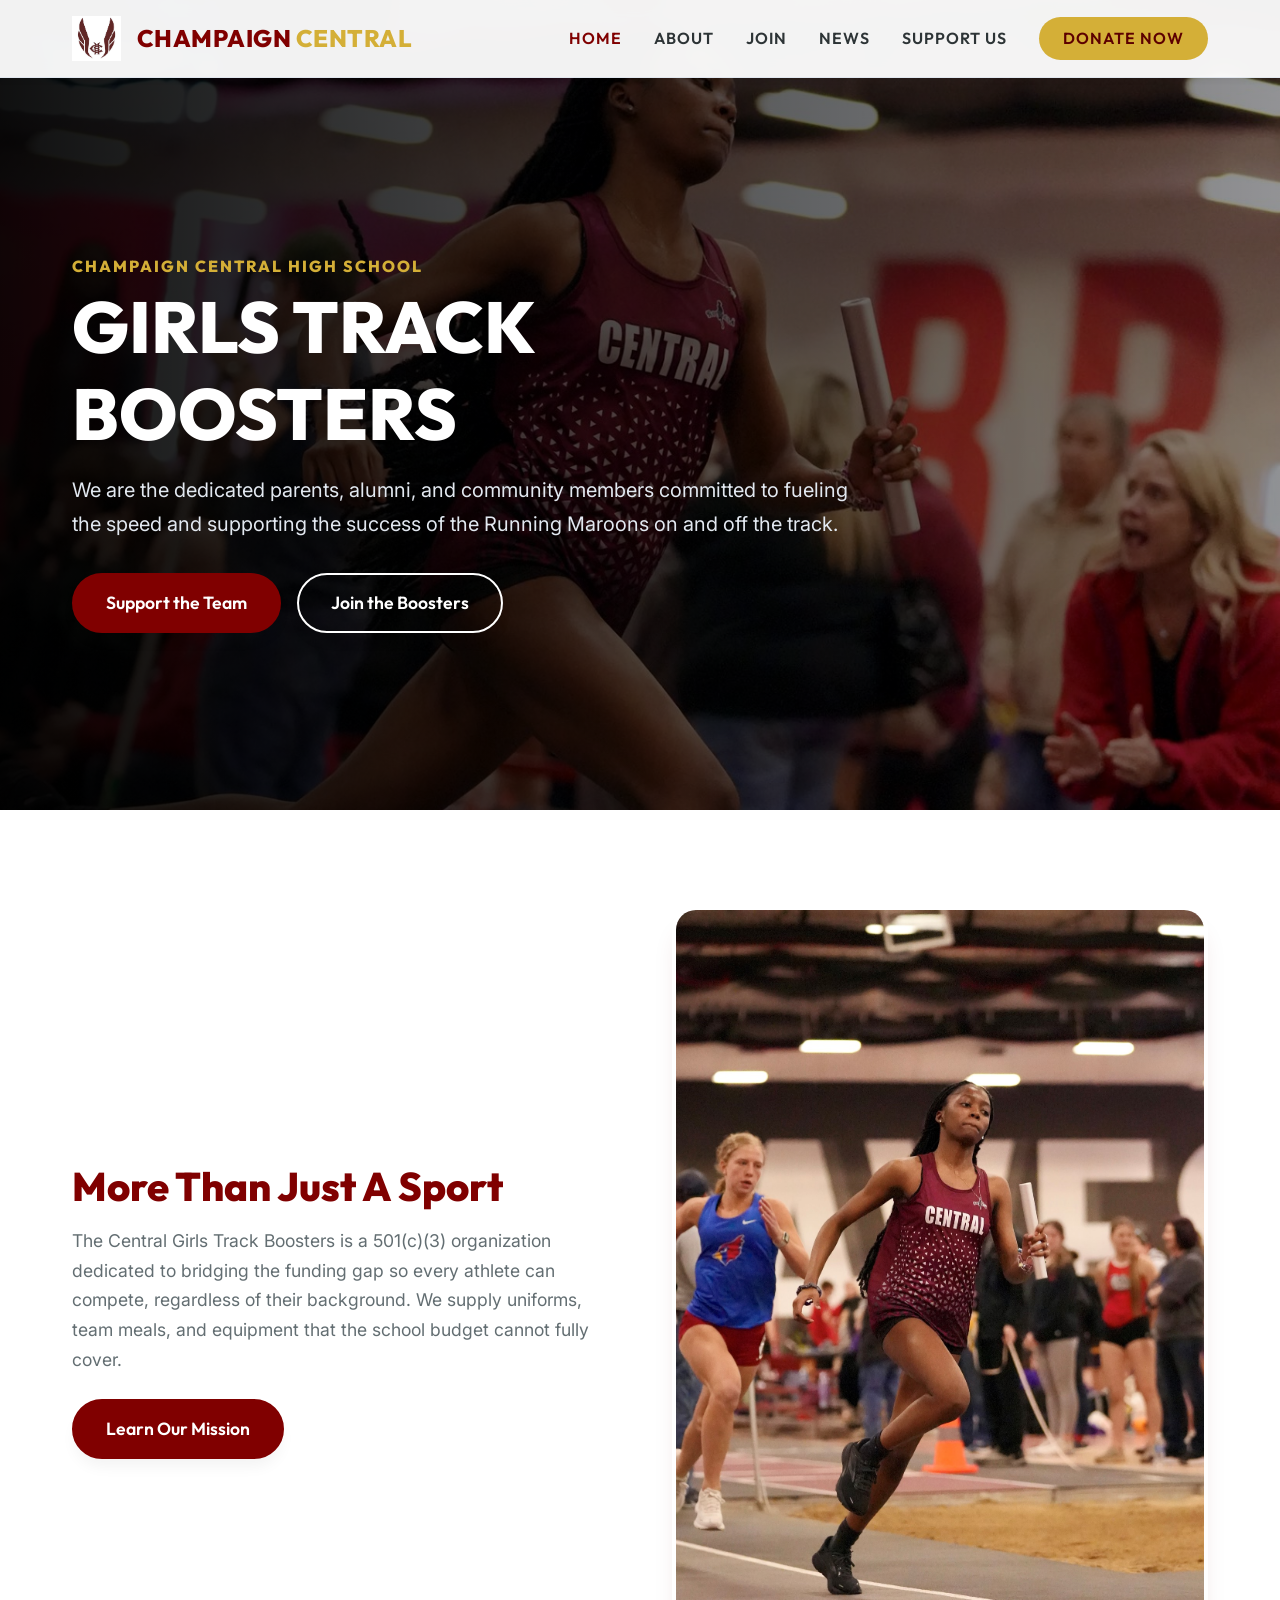
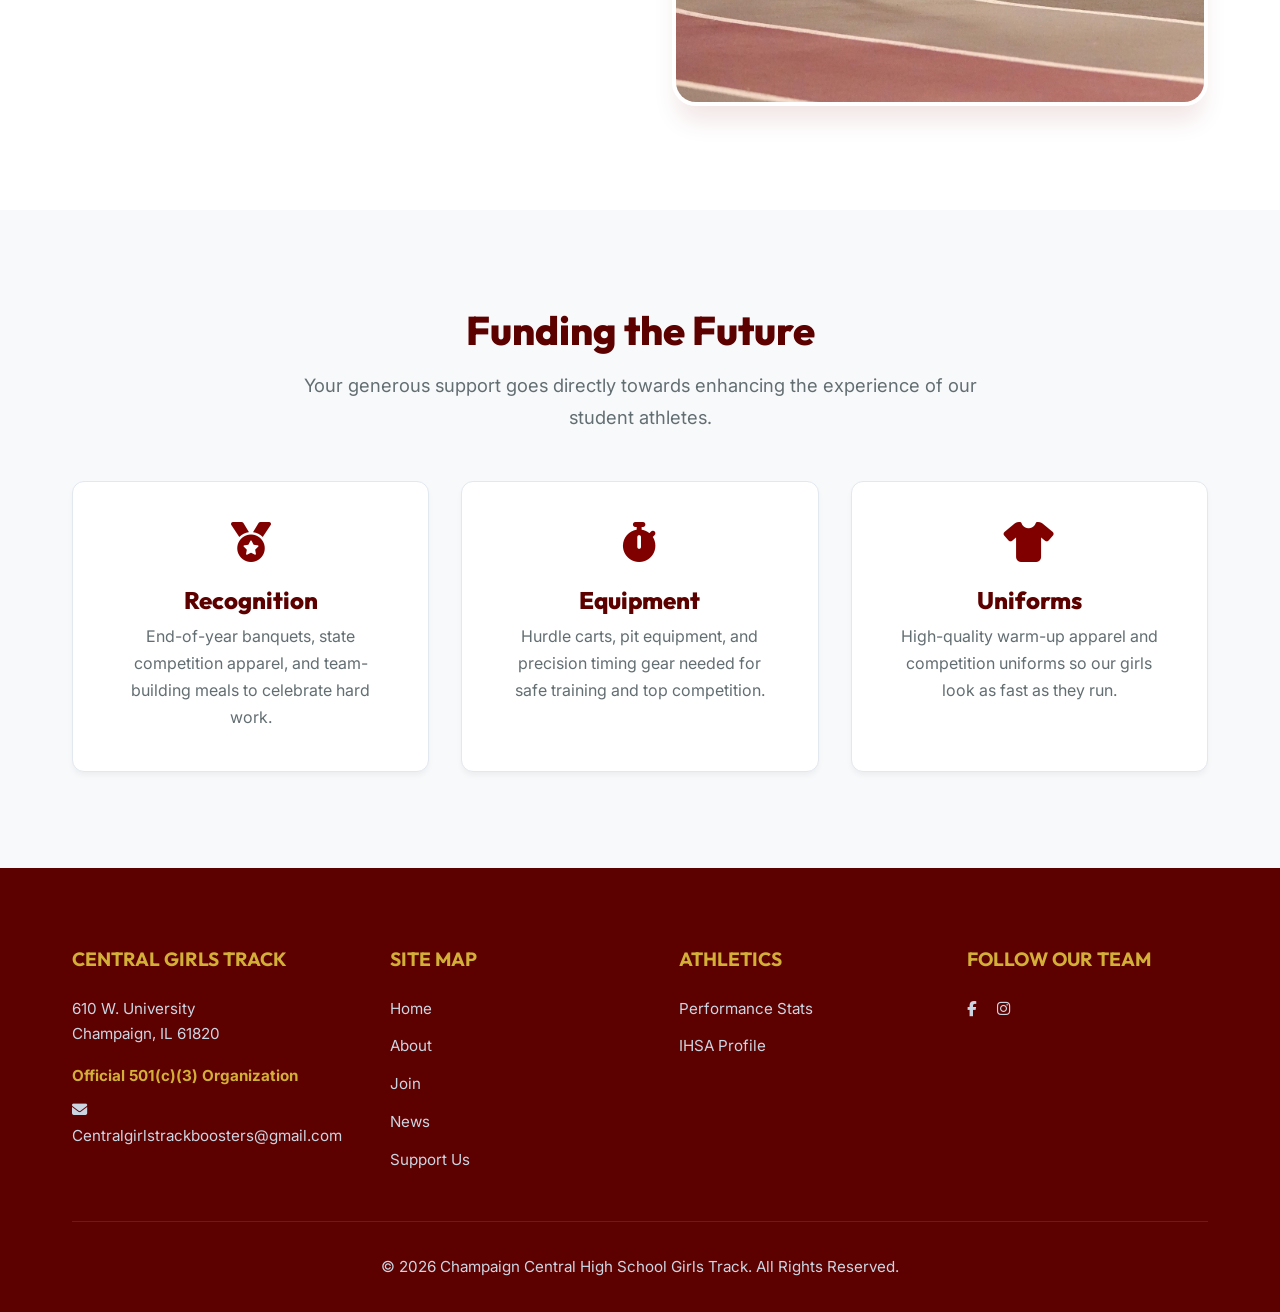
<file: index.html>
<!DOCTYPE html>
<html lang="en">

<head>
    <meta charset="UTF-8">
    <meta name="viewport" content="width=device-width, initial-scale=1.0">
    <title>Central Girls Track Boosters | Champaign Central</title>
    <link rel="stylesheet" href="css/styles.css">
    <link rel="stylesheet" href="https://cdnjs.cloudflare.com/ajax/libs/font-awesome/6.4.0/css/all.min.css">
</head>

<body>

    <nav class="navbar">
        <div class="container">
            <a href="index.html" class="nav-brand">
                <img src="assets/logo.png" alt="Central Girls Track" onerror="this.style.display='none'">
                <span>CHAMPAIGN <span>CENTRAL</span></span>
            </a>
            <div class="nav-links">
                <a href="index.html">Home</a>
                <a href="about.html">About</a>
                <a href="join.html">Join</a>
                <a href="updates.html">News</a>
                <a href="support.html">Support Us</a>
                <a href="donate.html" class="nav-donate text-light">Donate Now</a>
            </div>
        </div>
    </nav>

    <header class="hero">
        <img src="assets/hero.jpg" class="hero-bg" alt="Track Runner sprinting">
        <div class="hero-overlay"></div>
        <div class="container" style="position: relative; z-index: 2;">
            <div class="hero-content">
                <h4
                    style="color: var(--accent); letter-spacing: 2px; text-transform: uppercase; margin-bottom: 0.5rem;">
                    Champaign Central High School</h4>
                <h1 class="title-massive">GIRLS TRACK BOOSTERS</h1>
                <p>We are the dedicated parents, alumni, and community members committed to fueling
                    the speed and supporting the success of the Running Maroons on and off the track.</p>
                <div style="display:flex; gap:1rem; margin-top:2rem; flex-wrap:wrap;">
                    <a href="donate.html" class="btn">Support the Team</a>
                    <a href="join.html" class="btn btn-secondary" style="border-color:white; color:white;">Join the
                        Boosters</a>
                </div>
            </div>
        </div>
    </header>

    <section class="section" style="background:var(--surface);">
        <div class="container">
            <div class="split-section">
                <div>
                    <h2 class="section-title text-primary">More Than Just A Sport</h2>
                    <p style="font-size: 1.1rem; margin-bottom: 1.5rem; color: var(--text-muted);">
                        The Central Girls Track Boosters is a 501(c)(3) organization dedicated to bridging the funding
                        gap so every athlete can compete, regardless of their background. We supply uniforms, team
                        meals, and equipment that the school budget cannot fully cover.
                    </p>
                    <a href="about.html" class="btn">Learn Our Mission</a>
                </div>
                <div class="split-image">
                    <img src="assets/team_group.jpg" alt="Track Team Group Photo">
                </div>
            </div>
        </div>
    </section>

    <section class="section" style="background:var(--bg-color);">
        <div class="container text-center">
            <h2 class="section-title">Funding the Future</h2>
            <p class="section-subtitle">Your generous support goes directly towards enhancing the experience of our
                student athletes.</p>

            <div class="grid-3">
                <div class="card">
                    <i class="fa-solid fa-medal"></i>
                    <h3>Recognition</h3>
                    <p>End-of-year banquets, state competition apparel, and team-building meals to celebrate hard work.
                    </p>
                </div>
                <div class="card">
                    <i class="fa-solid fa-stopwatch"></i>
                    <h3>Equipment</h3>
                    <p>Hurdle carts, pit equipment, and precision timing gear needed for safe training and top
                        competition.</p>
                </div>
                <div class="card">
                    <i class="fa-solid fa-shirt"></i>
                    <h3>Uniforms</h3>
                    <p>High-quality warm-up apparel and competition uniforms so our girls look as fast as they run.</p>
                </div>
            </div>
        </div>
    </section>

    <!-- Global Footer -->
    <!-- Global Footer -->
    <!-- Global Footer -->
    <!-- Global Footer -->
    <footer class="footer">
        <div class="container">
            <div class="footer-grid">
                <div>
                    <h3>CENTRAL GIRLS TRACK</h3>
                    <p>610 W. University<br>Champaign, IL 61820</p>
                    <p style="margin-top:1rem; color:var(--accent); font-weight:bold;">Official 501(c)(3) Organization</p>
                    <p style="margin-top:0.5rem;"><a href="mailto:Centralgirlstrackboosters@gmail.com"><i class="fa-solid fa-envelope"></i> Centralgirlstrackboosters@gmail.com</a></p>
                </div>
                <div>
                    <h3>SITE MAP</h3>
                    <div class="footer-links">
                        <a href="index.html">Home</a>
                        <a href="about.html">About</a>
                        <a href="join.html">Join</a>
                        <a href="updates.html">News</a>
                        <a href="support.html">Support Us</a>
                    </div>
                </div>
                <div>
                    <h3>ATHLETICS</h3>
                    <div class="footer-links">
                        <a href="https://www.athletic.net/team/19700/track-and-field-outdoor/2026" target="_blank">Performance Stats</a>
                        <a href="https://www.ihsa.org/schools/trends/school/0324" target="_blank">IHSA Profile</a>
                    </div>
                </div>
                <div>
                    <h3>FOLLOW OUR TEAM</h3>
                    <div class="footer-links" style="display:flex; flex-direction:row; gap:1.25rem; font-size:1.5rem; margin-top:0.5rem;">
                        <a href="https://www.facebook.com/runningmaroons/" target="_blank" aria-label="Facebook"><i class="fa-brands fa-facebook-f"></i></a>
                        <a href="https://www.instagram.com/runningmaroons/" target="_blank" aria-label="Instagram"><i class="fa-brands fa-instagram"></i></a>
                    </div>
                </div>
            </div>
            <div class="footer-bottom">
                <p>&copy; 2026 Champaign Central High School Girls Track. All Rights Reserved.</p>
            </div>
        </div>
    </footer>
    <script src="js/main.js"></script>
</body>
</html>
</file>
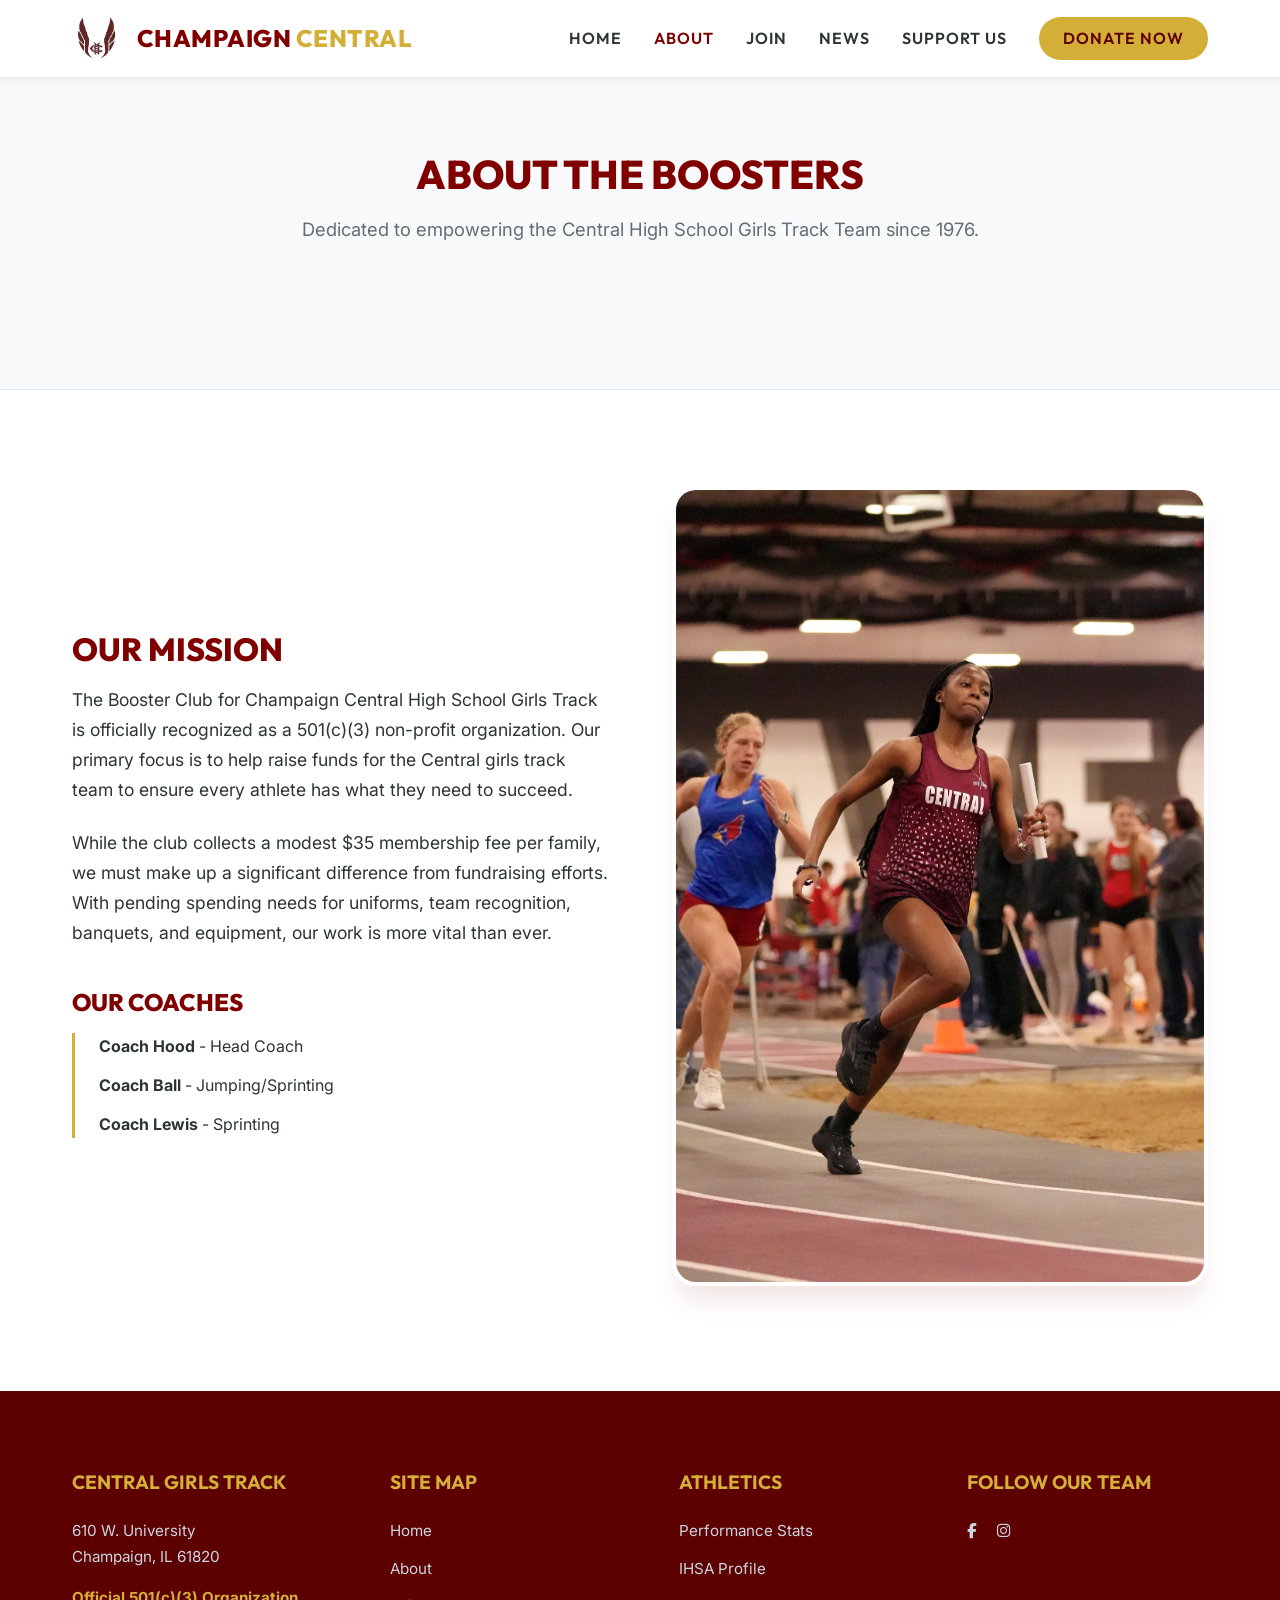
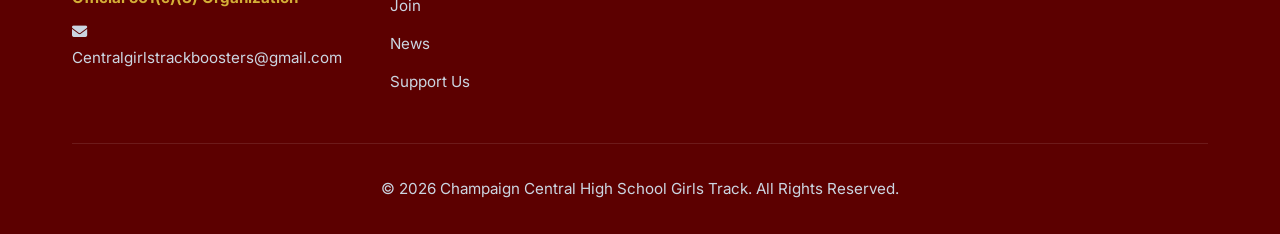
<file: about.html>
<!DOCTYPE html>
<html lang="en">

<head>
    <meta charset="UTF-8">
    <meta name="viewport" content="width=device-width, initial-scale=1.0">
    <title>About Us | Central Girls Track</title>
    <link rel="stylesheet" href="css/styles.css">
    <link rel="stylesheet" href="https://cdnjs.cloudflare.com/ajax/libs/font-awesome/6.4.0/css/all.min.css">
</head>

<body>

    <nav class="navbar">
        <div class="container">
            <a href="index.html" class="nav-brand">
                <img src="assets/logo.png" alt="Central Girls Track" onerror="this.style.display='none'">
                <span>CHAMPAIGN <span>CENTRAL</span></span>
            </a>
            <div class="nav-links">
                <a href="index.html">Home</a>
                <a href="about.html">About</a>
                <a href="join.html">Join</a>
                <a href="updates.html">News</a>
                <a href="support.html">Support Us</a>
                <a href="donate.html" class="nav-donate text-light">Donate Now</a>
            </div>
        </div>
    </nav>

    <header class="section"
        style="padding-top: 150px; background: var(--bg-color); border-bottom: 1px solid var(--border);">
        <div class="container text-center">
            <h1 class="section-title text-primary">ABOUT THE BOOSTERS</h1>
            <p class="section-subtitle">Dedicated to empowering the Central High School Girls Track Team since 1976.</p>
        </div>
    </header>

    <section class="section" style="background: var(--surface);">
        <div class="container">
            <div class="split-section">
                <div>
                    <h2 class="section-title text-primary" style="font-size:2rem;">OUR MISSION</h2>
                    <p class="text-main mb-4" style="font-size:1.1rem; margin-bottom:1.5rem;">
                        The Booster Club for Champaign Central High School Girls Track is officially recognized as a
                        501(c)(3) non-profit organization. Our primary focus is to help raise funds for the Central
                        girls track team to ensure every athlete has what they need to succeed.
                    </p>
                    <p class="text-main mb-4" style="font-size:1.1rem; margin-bottom:2.5rem;">
                        While the club collects a modest $35 membership fee per family, we must make up a significant
                        difference from fundraising efforts. With pending spending needs for uniforms, team recognition,
                        banquets, and equipment, our work is more vital than ever.
                    </p>
                    <h3 class="text-primary" style="font-size:1.5rem; margin-bottom: 1rem;">OUR COACHES</h3>
                    <ul class="text-main"
                        style="margin-top: 1rem; border-left: 3px solid var(--accent); padding-left: 1.5rem; list-style:none;">
                        <li style="margin-bottom:0.75rem"><strong>Coach Hood</strong> - Head Coach</li>
                        <li style="margin-bottom:0.75rem"><strong>Coach Ball</strong> - Jumping/Sprinting</li>
                        <li style="margin-bottom:0.75rem"><strong>Coach Lewis</strong> - Sprinting</li>
                    </ul>
                </div>
                <div class="split-image">
                    <img src="assets/team_group.jpg" alt="Track Team">
                </div>
            </div>
        </div>
    </section>

    <!-- Global Footer -->
    <!-- Global Footer -->
    <!-- Global Footer -->
    <!-- Global Footer -->
    <footer class="footer">
        <div class="container">
            <div class="footer-grid">
                <div>
                    <h3>CENTRAL GIRLS TRACK</h3>
                    <p>610 W. University<br>Champaign, IL 61820</p>
                    <p style="margin-top:1rem; color:var(--accent); font-weight:bold;">Official 501(c)(3) Organization</p>
                    <p style="margin-top:0.5rem;"><a href="mailto:Centralgirlstrackboosters@gmail.com"><i class="fa-solid fa-envelope"></i> Centralgirlstrackboosters@gmail.com</a></p>
                </div>
                <div>
                    <h3>SITE MAP</h3>
                    <div class="footer-links">
                        <a href="index.html">Home</a>
                        <a href="about.html">About</a>
                        <a href="join.html">Join</a>
                        <a href="updates.html">News</a>
                        <a href="support.html">Support Us</a>
                    </div>
                </div>
                <div>
                    <h3>ATHLETICS</h3>
                    <div class="footer-links">
                        <a href="https://www.athletic.net/team/19700/track-and-field-outdoor/2026" target="_blank">Performance Stats</a>
                        <a href="https://www.ihsa.org/schools/trends/school/0324" target="_blank">IHSA Profile</a>
                    </div>
                </div>
                <div>
                    <h3>FOLLOW OUR TEAM</h3>
                    <div class="footer-links" style="display:flex; flex-direction:row; gap:1.25rem; font-size:1.5rem; margin-top:0.5rem;">
                        <a href="https://www.facebook.com/runningmaroons/" target="_blank" aria-label="Facebook"><i class="fa-brands fa-facebook-f"></i></a>
                        <a href="https://www.instagram.com/runningmaroons/" target="_blank" aria-label="Instagram"><i class="fa-brands fa-instagram"></i></a>
                    </div>
                </div>
            </div>
            <div class="footer-bottom">
                <p>&copy; 2026 Champaign Central High School Girls Track. All Rights Reserved.</p>
            </div>
        </div>
    </footer>
    <script src="js/main.js"></script>
</body>
</html>
</file>
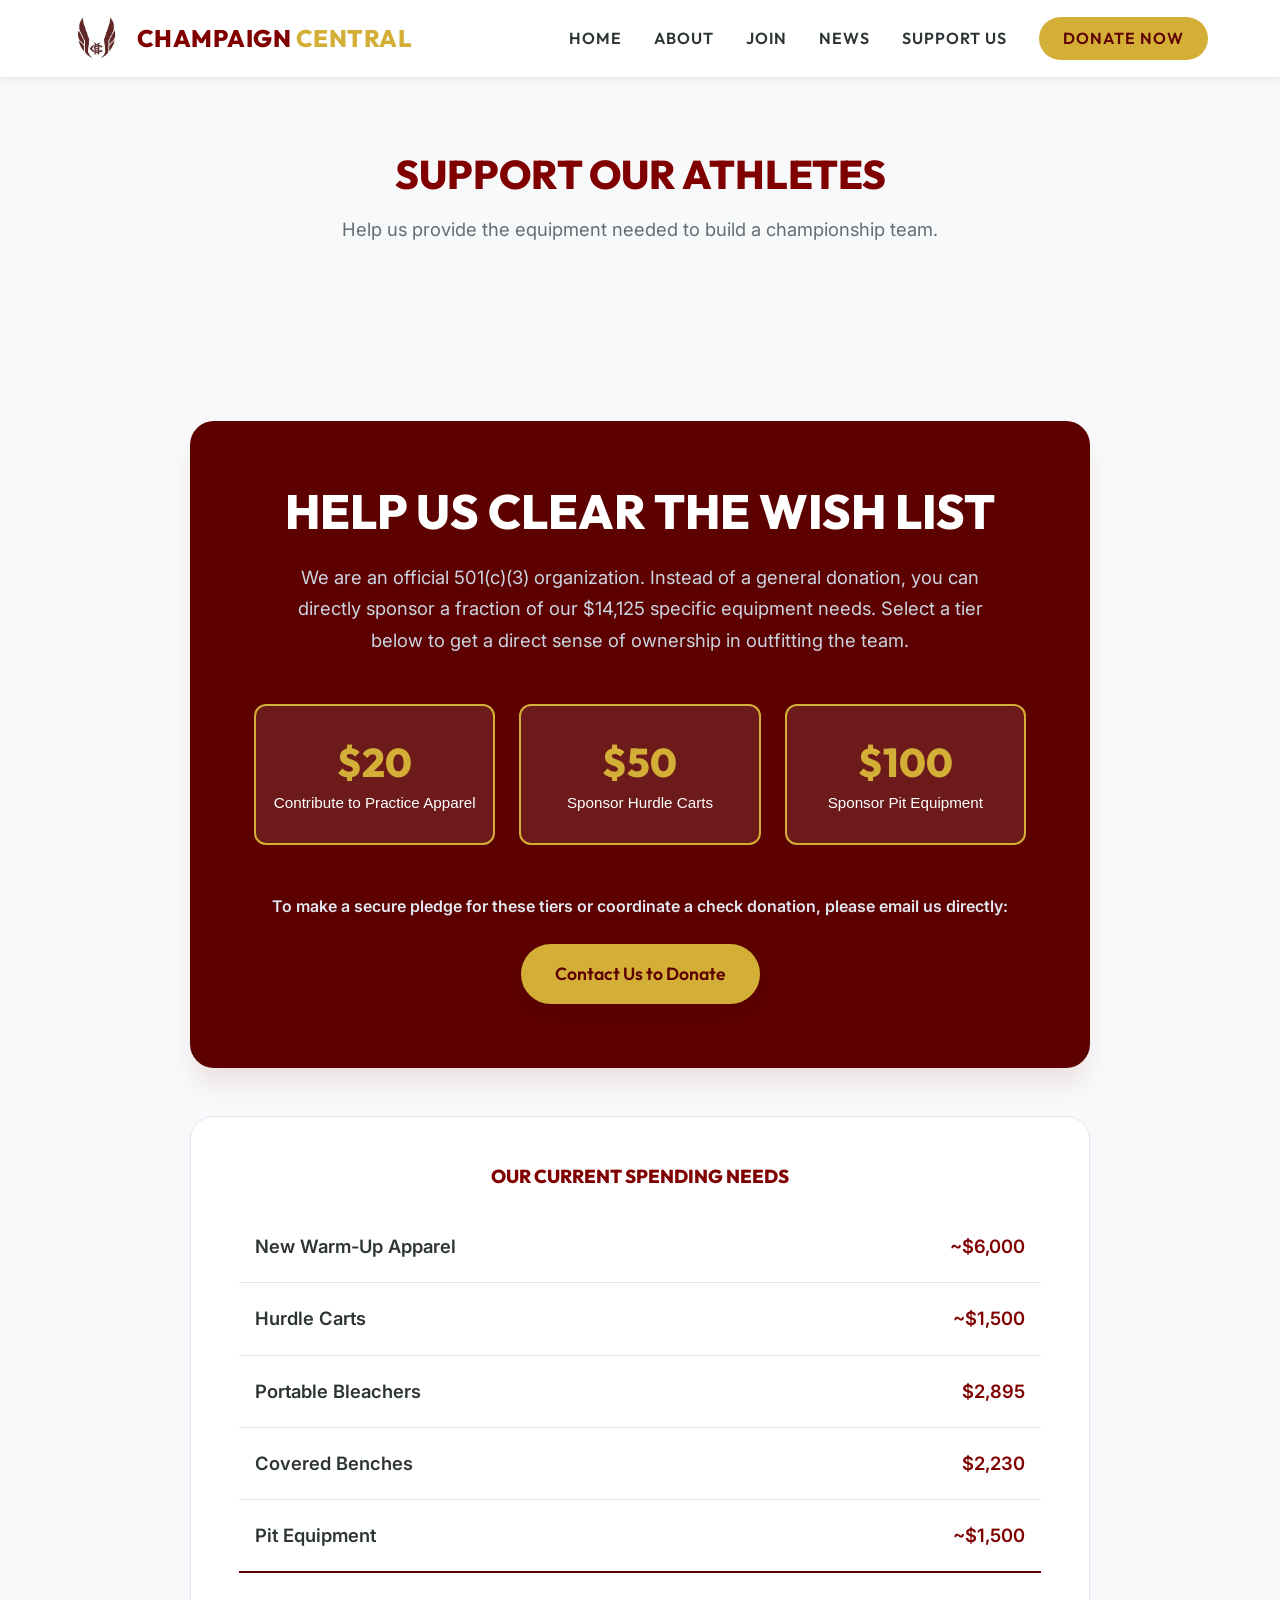
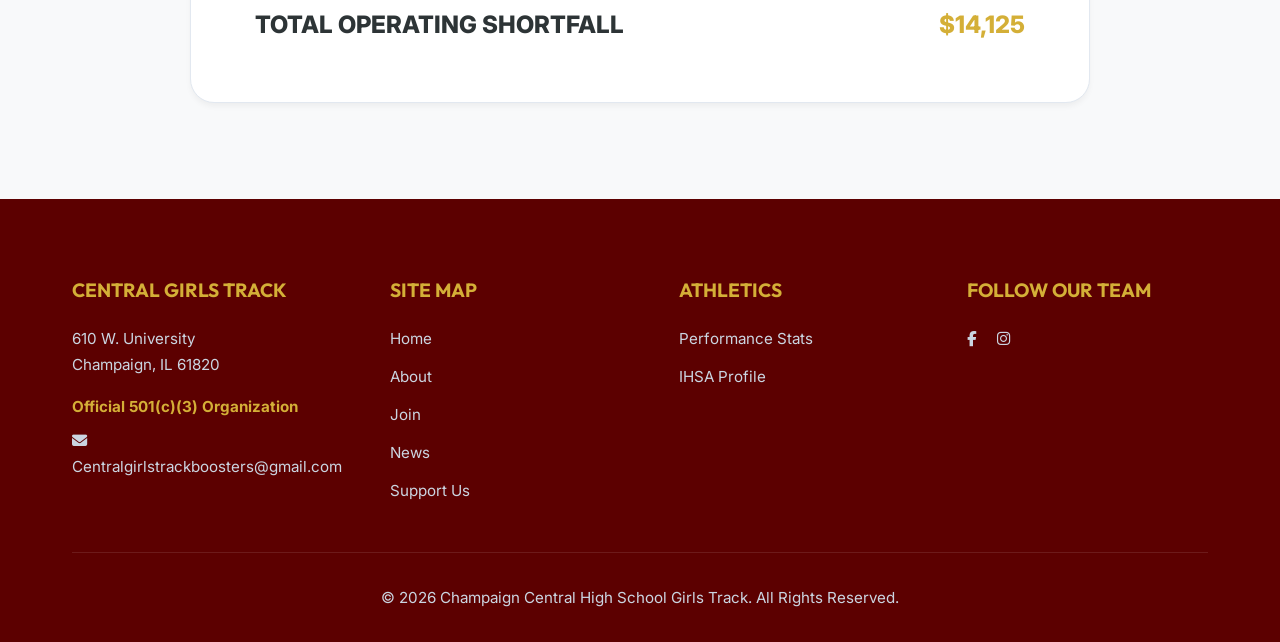
<file: donate.html>
<!DOCTYPE html>
<html lang="en">

<head>
    <meta charset="UTF-8">
    <meta name="viewport" content="width=device-width, initial-scale=1.0">
    <title>Donate | Central Girls Track</title>
    <link rel="stylesheet" href="css/styles.css">
    <link rel="stylesheet" href="https://cdnjs.cloudflare.com/ajax/libs/font-awesome/6.4.0/css/all.min.css">
</head>

<body style="background: var(--bg-color);">

    <nav class="navbar">
        <div class="container">
            <a href="index.html" class="nav-brand">
                <img src="assets/logo.png" alt="Central Girls Track" onerror="this.style.display='none'">
                <span>CHAMPAIGN <span>CENTRAL</span></span>
            </a>
            <div class="nav-links">
                <a href="index.html">Home</a>
                <a href="about.html">About</a>
                <a href="join.html">Join</a>
                <a href="updates.html">News</a>
                <a href="support.html">Support Us</a>
                <a href="donate.html" class="nav-donate text-light">Donate Now</a>
            </div>
        </div>
    </nav>

    <header class="section" style="padding-top: 150px; background: var(--bg-color);">
        <div class="container text-center">
            <h1 class="section-title text-primary">SUPPORT OUR ATHLETES</h1>
            <p class="section-subtitle">Help us provide the equipment needed to build a championship team.</p>
        </div>
    </header>

    <!-- Wishlist & Financial Support -->
    <section class="section" style="padding-top:2rem;">
        <div class="container">

            <!-- Donate Box: Targeted Campaign -->
            <div
                style="max-width: 900px; margin: 0 auto; padding: 4rem; background: var(--primary-dark); color: #fff; text-align: center; border-radius: var(--radius-lg); box-shadow: var(--shadow-lg);">
                <h3 style="font-size:3rem; margin-bottom:1rem; color:var(--text-light); line-height: 1.1;" id="donate">
                    HELP US CLEAR THE WISH LIST</h3>
                <p
                    style="margin: 1.5rem auto 3rem; font-size: 1.15rem; font-weight: 400; color: #cbd5e1; max-width: 700px;">
                    We are an official 501(c)(3) organization. Instead of a general donation, you can directly sponsor a
                    fraction of our $14,125 specific equipment needs. Select a tier below to get a direct sense of
                    ownership in outfitting the team.
                </p>

                <div
                    style="display: grid; grid-template-columns: repeat(auto-fit, minmax(150px, 1fr)); gap: 1.5rem; margin-bottom: 3rem;">
                    <button
                        style="padding: 2rem 1rem; background: rgba(255,255,255,0.1); border: 2px solid var(--accent); border-radius: var(--radius); cursor: pointer; color: white;">
                        <h4
                            style="font-size: 2.5rem; color: var(--accent); margin-bottom: 0.5rem; font-family:'Outfit', sans-serif;">
                            $20</h4>
                        <span style="font-size: 0.95rem;">Contribute to Practice Apparel</span>
                    </button>
                    <button
                        style="padding: 2rem 1rem; background: rgba(255,255,255,0.1); border: 2px solid var(--accent); border-radius: var(--radius); cursor: pointer; color: white;">
                        <h4
                            style="font-size: 2.5rem; color: var(--accent); margin-bottom: 0.5rem; font-family:'Outfit', sans-serif;">
                            $50</h4>
                        <span style="font-size: 0.95rem;">Sponsor Hurdle Carts</span>
                    </button>
                    <button
                        style="padding: 2rem 1rem; background: rgba(255,255,255,0.1); border: 2px solid var(--accent); border-radius: var(--radius); cursor: pointer; color: white;">
                        <h4
                            style="font-size: 2.5rem; color: var(--accent); margin-bottom: 0.5rem; font-family:'Outfit', sans-serif;">
                            $100</h4>
                        <span style="font-size: 0.95rem;">Sponsor Pit Equipment</span>
                    </button>
                </div>

                <p style="margin-bottom: 1.5rem; color: #e2e8f0; font-weight: 600;">To make a secure pledge for these
                    tiers or coordinate a check donation, please email us directly:</p>
                <a href="mailto:Centralgirlstrackboosters@gmail.com" class="btn"
                    style="background:var(--accent); color:var(--primary-dark); border-color:var(--accent);">Contact Us
                    to Donate</a>
            </div>

            <div
                style="max-width: 900px; margin: 3rem auto 0; background: var(--surface); padding: 3rem; border-radius: var(--radius-lg); box-shadow: var(--shadow-sm); border: 1px solid var(--border);">
                <h3 class="text-center text-primary" style="margin-bottom: 1.5rem;">OUR CURRENT SPENDING NEEDS</h3>
                <div
                    style="display: flex; justify-content: space-between; padding: 1.25rem 1rem; border-bottom: 1px solid var(--border); font-size: 1.15rem; font-weight: 600;">
                    <span>New Warm-Up Apparel</span> <span class="text-primary">~$6,000</span>
                </div>
                <div
                    style="display: flex; justify-content: space-between; padding: 1.25rem 1rem; border-bottom: 1px solid var(--border); font-size: 1.15rem; font-weight: 600;">
                    <span>Hurdle Carts</span> <span class="text-primary">~$1,500</span>
                </div>
                <div
                    style="display: flex; justify-content: space-between; padding: 1.25rem 1rem; border-bottom: 1px solid var(--border); font-size: 1.15rem; font-weight: 600;">
                    <span>Portable Bleachers</span> <span class="text-primary">$2,895</span>
                </div>
                <div
                    style="display: flex; justify-content: space-between; padding: 1.25rem 1rem; border-bottom: 1px solid var(--border); font-size: 1.15rem; font-weight: 600;">
                    <span>Covered Benches</span> <span class="text-primary">$2,230</span>
                </div>
                <div
                    style="display: flex; justify-content: space-between; padding: 1.25rem 1rem; border-bottom: 2px solid var(--primary-dark); font-size: 1.15rem; font-weight: 600;">
                    <span>Pit Equipment</span> <span class="text-primary">~$1,500</span>
                </div>
                <div
                    style="display: flex; justify-content: space-between; padding: 2rem 1rem 0.5rem; font-size: 1.5rem; font-weight: 800;">
                    <span>TOTAL OPERATING SHORTFALL</span> <span class="text-accent">$14,125</span>
                </div>
            </div>

        </div>
    </section>

    <!-- FOOTER_PLACEHOLDER -->
    <!-- Global Footer -->
    <!-- Global Footer -->
    <footer class="footer">
        <div class="container">
            <div class="footer-grid">
                <div>
                    <h3>CENTRAL GIRLS TRACK</h3>
                    <p>610 W. University<br>Champaign, IL 61820</p>
                    <p style="margin-top:1rem; color:var(--accent); font-weight:bold;">Official 501(c)(3) Organization</p>
                    <p style="margin-top:0.5rem;"><a href="mailto:Centralgirlstrackboosters@gmail.com"><i class="fa-solid fa-envelope"></i> Centralgirlstrackboosters@gmail.com</a></p>
                </div>
                <div>
                    <h3>SITE MAP</h3>
                    <div class="footer-links">
                        <a href="index.html">Home</a>
                        <a href="about.html">About</a>
                        <a href="join.html">Join</a>
                        <a href="updates.html">News</a>
                        <a href="support.html">Support Us</a>
                    </div>
                </div>
                <div>
                    <h3>ATHLETICS</h3>
                    <div class="footer-links">
                        <a href="https://www.athletic.net/team/19700/track-and-field-outdoor/2026" target="_blank">Performance Stats</a>
                        <a href="https://www.ihsa.org/schools/trends/school/0324" target="_blank">IHSA Profile</a>
                    </div>
                </div>
                <div>
                    <h3>FOLLOW OUR TEAM</h3>
                    <div class="footer-links" style="display:flex; flex-direction:row; gap:1.25rem; font-size:1.5rem; margin-top:0.5rem;">
                        <a href="https://www.facebook.com/runningmaroons/" target="_blank" aria-label="Facebook"><i class="fa-brands fa-facebook-f"></i></a>
                        <a href="https://www.instagram.com/runningmaroons/" target="_blank" aria-label="Instagram"><i class="fa-brands fa-instagram"></i></a>
                    </div>
                </div>
            </div>
            <div class="footer-bottom">
                <p>&copy; 2026 Champaign Central High School Girls Track. All Rights Reserved.</p>
            </div>
        </div>
    </footer>
    <script src="js/main.js"></script>
</body>
</html>
</file>
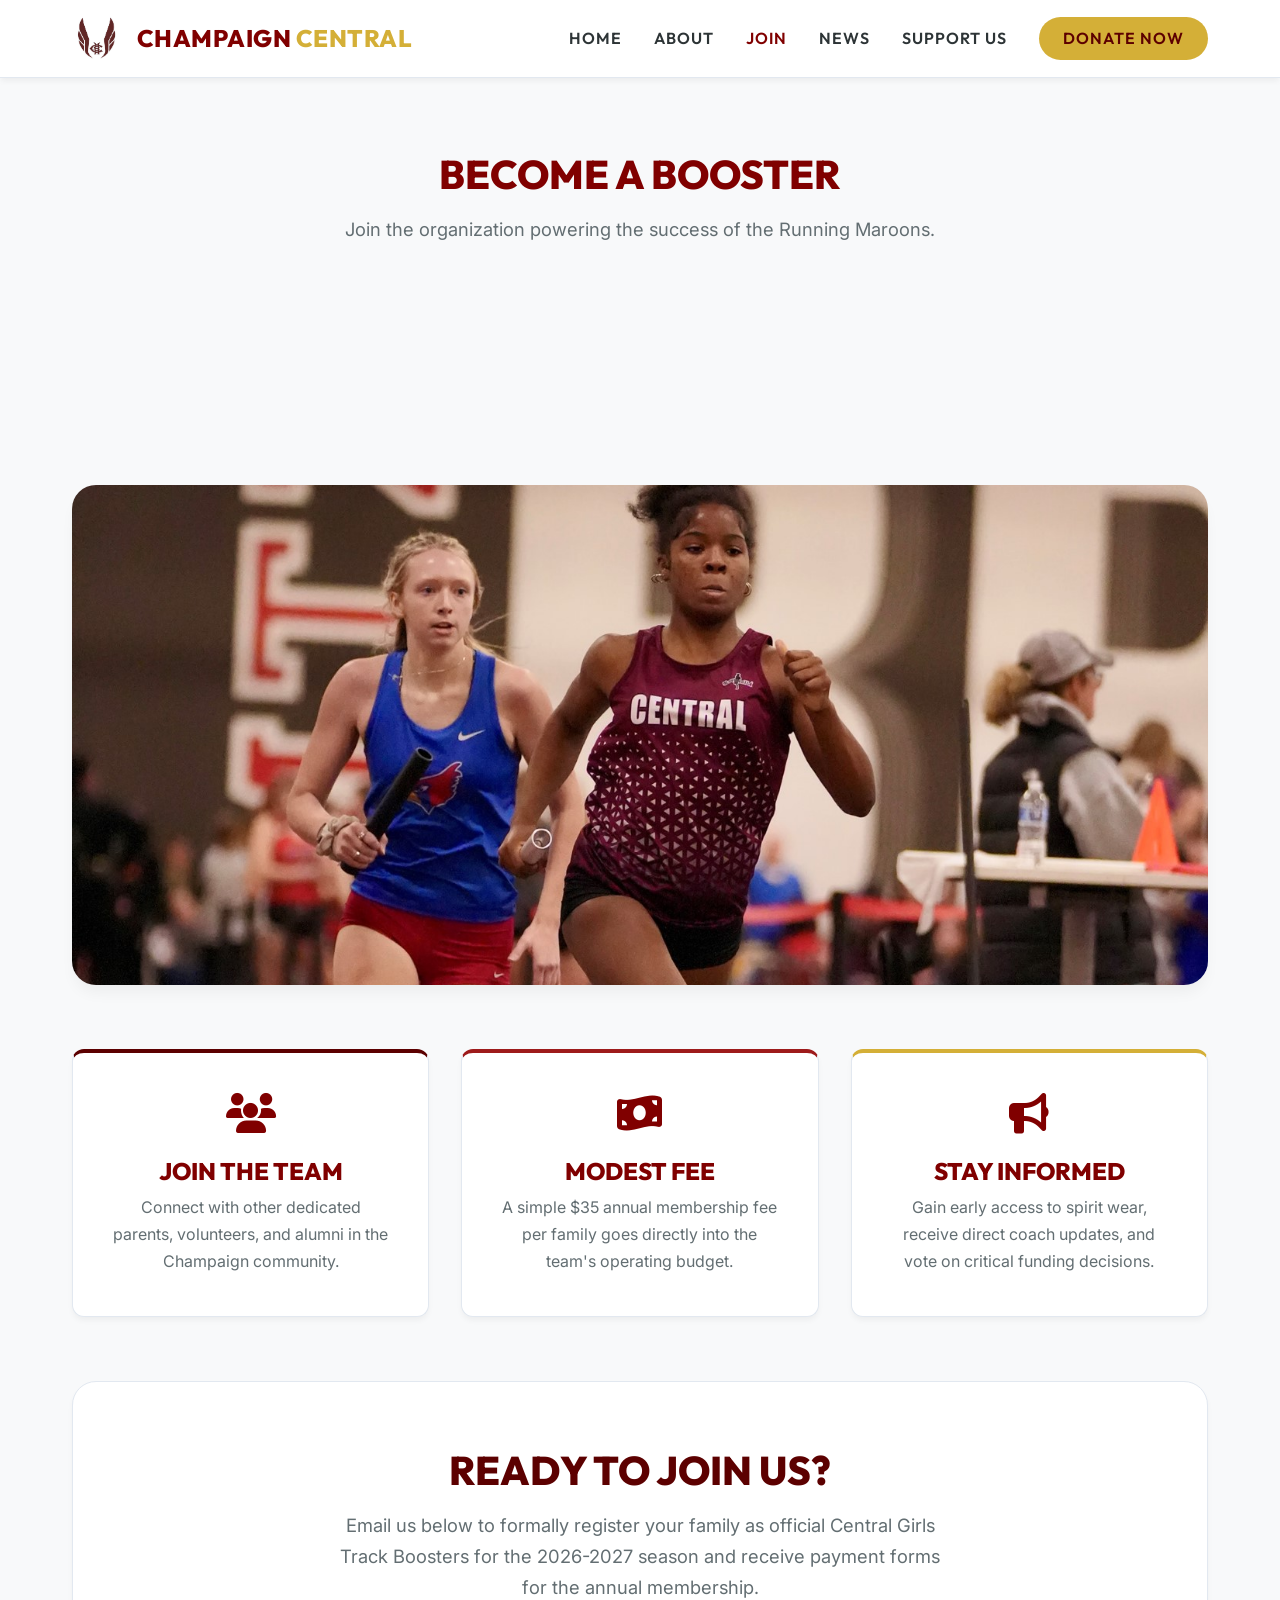
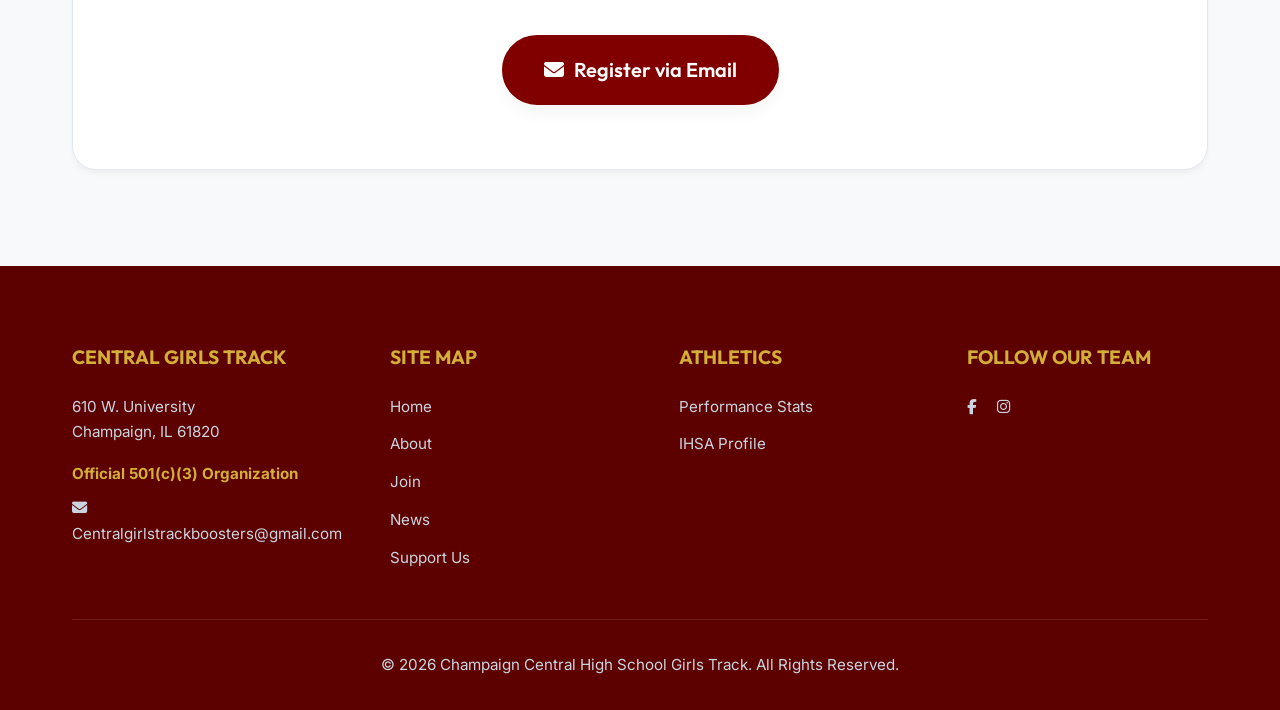
<file: join.html>
<!DOCTYPE html>
<html lang="en">

<head>
    <meta charset="UTF-8">
    <meta name="viewport" content="width=device-width, initial-scale=1.0">
    <title>Join | Central Girls Track</title>
    <link rel="stylesheet" href="css/styles.css">
    <link rel="stylesheet" href="https://cdnjs.cloudflare.com/ajax/libs/font-awesome/6.4.0/css/all.min.css">
</head>

<body style="background: var(--bg-color);">

    <nav class="navbar">
        <div class="container">
            <a href="index.html" class="nav-brand">
                <img src="assets/logo.png" alt="Central Girls Track" onerror="this.style.display='none'">
                <span>CHAMPAIGN <span>CENTRAL</span></span>
            </a>
            <div class="nav-links">
                <a href="index.html">Home</a>
                <a href="about.html">About</a>
                <a href="join.html">Join</a>
                <a href="updates.html">News</a>
                <a href="support.html">Support Us</a>
                <a href="donate.html" class="nav-donate text-light">Donate Now</a>
            </div>
        </div>
    </nav>

    <header class="section" style="padding-top: 150px; background: var(--bg-color);">
        <div class="container text-center">
            <h1 class="section-title text-primary">BECOME A BOOSTER</h1>
            <p class="section-subtitle">Join the organization powering the success of the Running Maroons.</p>
        </div>
    </header>

    <section class="section pt-0">
        <div class="container">
            <div
                style="width: 100%; height: 500px; margin-bottom: 4rem; overflow: hidden; border-radius: var(--radius-lg); box-shadow: var(--shadow-md);">
                <img src="assets/track_action.jpg" alt="Track Action"
                    style="width: 100%; height: 100%; object-fit: cover; object-position: center;">
            </div>

            <div class="grid-3">
                <div class="card" style="border-top: 4px solid var(--primary-dark);">
                    <i class="fa-solid fa-users"></i>
                    <h3 class="text-primary">JOIN THE TEAM</h3>
                    <p>Connect with other dedicated parents, volunteers, and alumni in the Champaign community.</p>
                </div>
                <div class="card" style="border-top: 4px solid var(--primary-light);">
                    <i class="fa-solid fa-money-bill-wave"></i>
                    <h3 class="text-primary">MODEST FEE</h3>
                    <p>A simple $35 annual membership fee per family goes directly into the team's operating budget.</p>
                </div>
                <div class="card" style="border-top: 4px solid var(--accent);">
                    <i class="fa-solid fa-bullhorn"></i>
                    <h3 class="text-primary">STAY INFORMED</h3>
                    <p>Gain early access to spirit wear, receive direct coach updates, and vote on critical funding
                        decisions.</p>
                </div>
            </div>

            <!-- Join Instructions -->
            <div
                style="background: var(--surface); padding: 4rem; text-align: center; border-radius: var(--radius-lg); margin-top: 4rem; box-shadow: var(--shadow-sm); border: 1px solid var(--border);">
                <h2 style="font-size: 2.5rem; margin-bottom: 1rem; color: var(--primary-dark);">READY TO JOIN US?</h2>
                <p style="font-size: 1.15rem; max-width: 600px; margin: 0 auto 2rem; color: var(--text-muted);">
                    Email us below to formally register your family as official Central Girls Track Boosters for the
                    2026-2027 season and receive payment forms for the annual membership.
                </p>
                <a href="mailto:Centralgirlstrackboosters@gmail.com" class="btn"
                    style="padding: 1rem 2.5rem; font-size: 1.25rem;">
                    <i class="fa-solid fa-envelope" style="margin-right: 10px;"></i> Register via Email
                </a>
            </div>
        </div>
    </section>

    <!-- FOOTER_PLACEHOLDER -->
    <!-- Global Footer -->
    <footer class="footer">
        <div class="container">
            <div class="footer-grid">
                <div>
                    <h3>CENTRAL GIRLS TRACK</h3>
                    <p>610 W. University<br>Champaign, IL 61820</p>
                    <p style="margin-top:1rem; color:var(--accent); font-weight:bold;">Official 501(c)(3) Organization</p>
                    <p style="margin-top:0.5rem;"><a href="mailto:Centralgirlstrackboosters@gmail.com"><i class="fa-solid fa-envelope"></i> Centralgirlstrackboosters@gmail.com</a></p>
                </div>
                <div>
                    <h3>SITE MAP</h3>
                    <div class="footer-links">
                        <a href="index.html">Home</a>
                        <a href="about.html">About</a>
                        <a href="join.html">Join</a>
                        <a href="updates.html">News</a>
                        <a href="support.html">Support Us</a>
                    </div>
                </div>
                <div>
                    <h3>ATHLETICS</h3>
                    <div class="footer-links">
                        <a href="https://www.athletic.net/team/19700/track-and-field-outdoor/2026" target="_blank">Performance Stats</a>
                        <a href="https://www.ihsa.org/schools/trends/school/0324" target="_blank">IHSA Profile</a>
                    </div>
                </div>
                <div>
                    <h3>FOLLOW OUR TEAM</h3>
                    <div class="footer-links" style="display:flex; flex-direction:row; gap:1.25rem; font-size:1.5rem; margin-top:0.5rem;">
                        <a href="https://www.facebook.com/runningmaroons/" target="_blank" aria-label="Facebook"><i class="fa-brands fa-facebook-f"></i></a>
                        <a href="https://www.instagram.com/runningmaroons/" target="_blank" aria-label="Instagram"><i class="fa-brands fa-instagram"></i></a>
                    </div>
                </div>
            </div>
            <div class="footer-bottom">
                <p>&copy; 2026 Champaign Central High School Girls Track. All Rights Reserved.</p>
            </div>
        </div>
    </footer>
    <script src="js/main.js"></script>
</body>
</html>
</file>
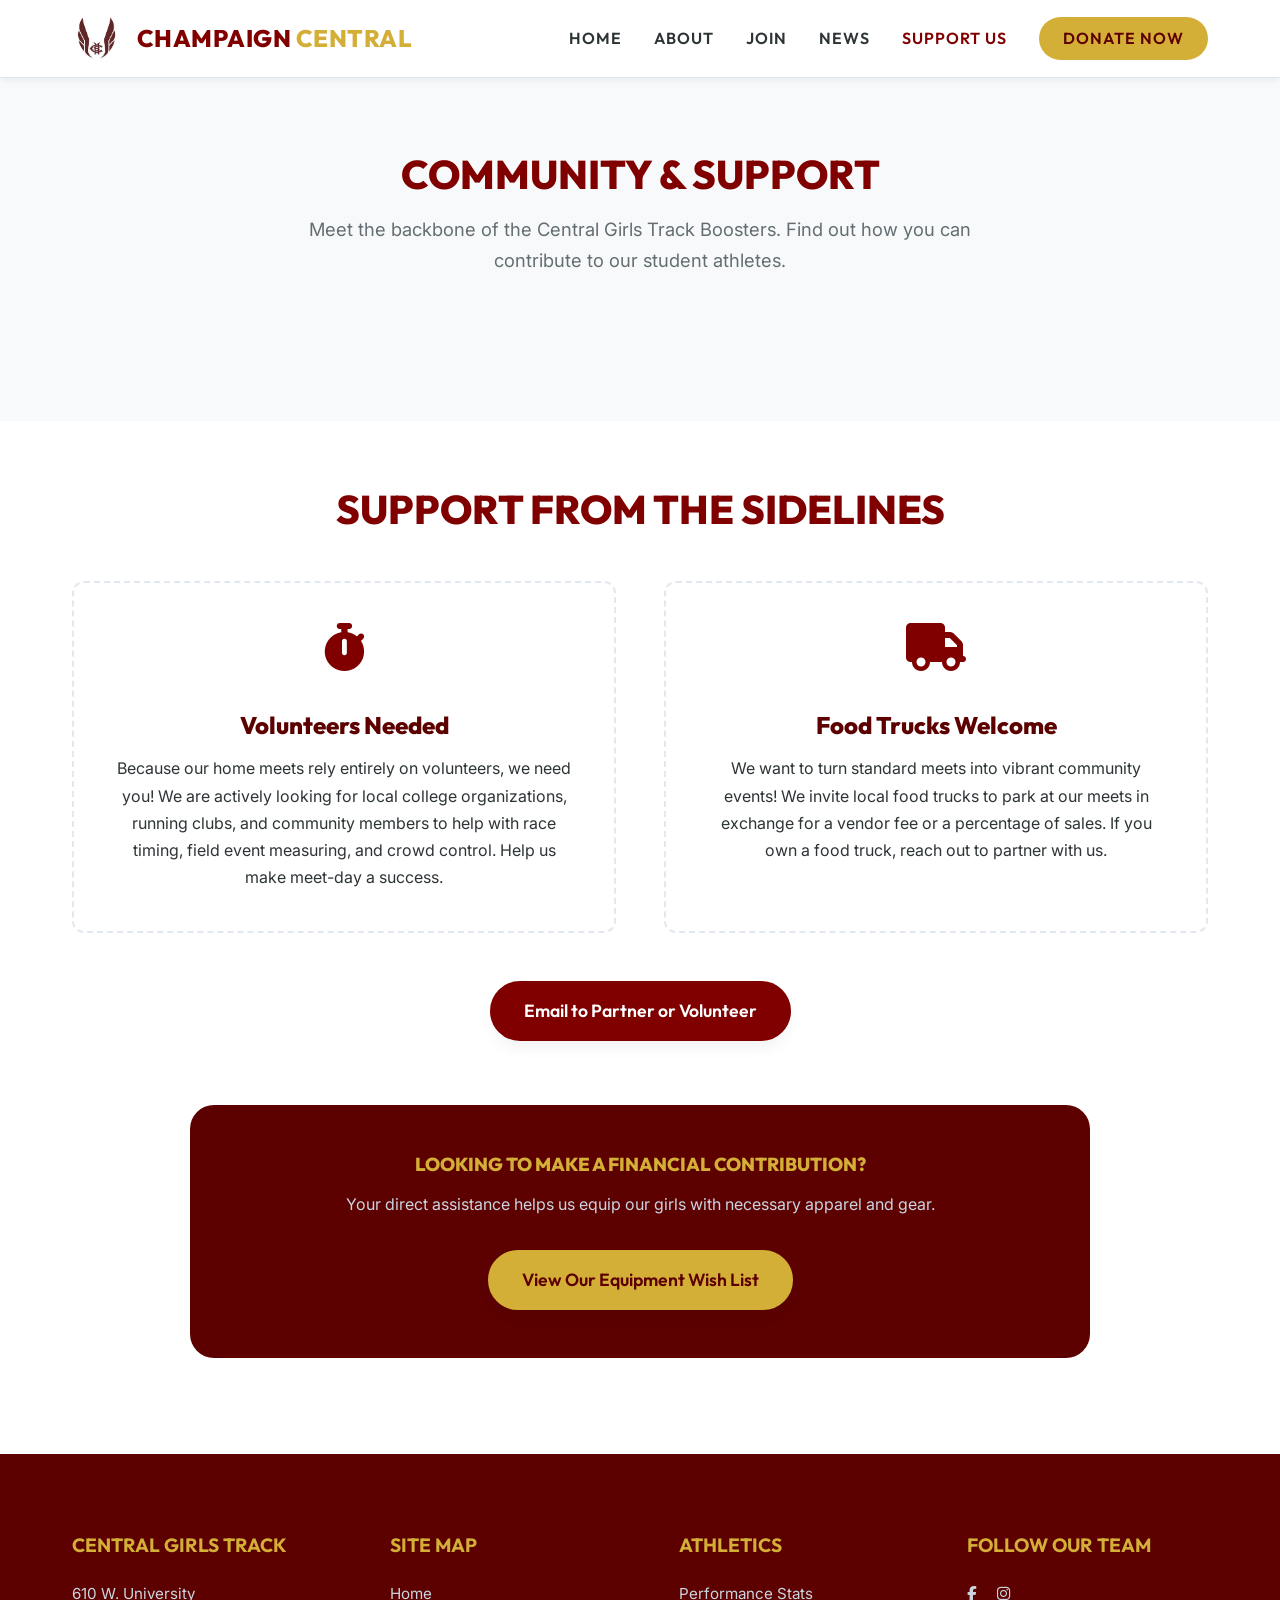
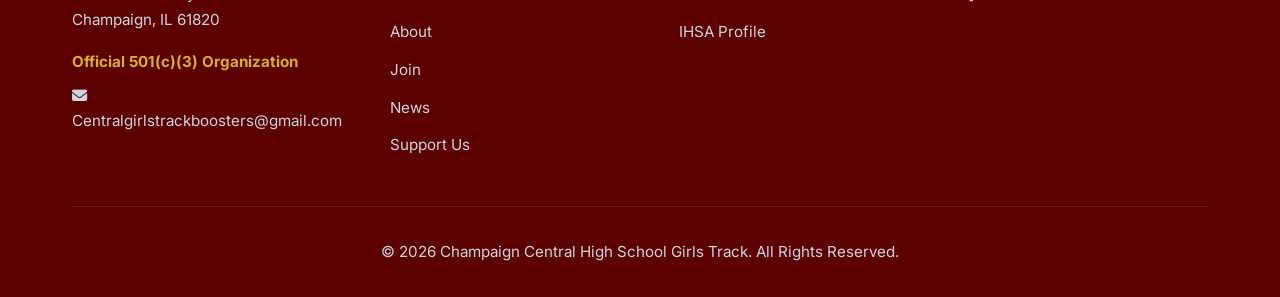
<file: support.html>
<!DOCTYPE html>
<html lang="en">

<head>
    <meta charset="UTF-8">
    <meta name="viewport" content="width=device-width, initial-scale=1.0">
    <title>Support Us | Central Girls Track</title>
    <link rel="stylesheet" href="css/styles.css">
    <link rel="stylesheet" href="https://cdnjs.cloudflare.com/ajax/libs/font-awesome/6.4.0/css/all.min.css">
</head>

<body style="background: var(--bg-color);">

    <nav class="navbar">
        <div class="container">
            <a href="index.html" class="nav-brand">
                <img src="assets/logo.png" alt="Central Girls Track" onerror="this.style.display='none'">
                <span>CHAMPAIGN <span>CENTRAL</span></span>
            </a>
            <div class="nav-links">
                <a href="index.html">Home</a>
                <a href="about.html">About</a>
                <a href="join.html">Join</a>
                <a href="updates.html">News</a>
                <a href="support.html">Support Us</a>
                <a href="donate.html" class="nav-donate text-light">Donate Now</a>
            </div>
        </div>
    </nav>

    <header class="section" style="padding-top: 150px; background: var(--bg-color);">
        <div class="container text-center">
            <h1 class="section-title text-primary">COMMUNITY & SUPPORT</h1>
            <p class="section-subtitle">Meet the backbone of the Central Girls Track Boosters. Find out how you can
                contribute to our student athletes.</p>
        </div>
    </header>

    <!-- Community Engagement -->
    <section class="section" style="background:var(--surface); padding-top: 4rem;">
        <div class="container">
            <h2 class="text-center text-primary" style="font-size: 2.5rem; margin-bottom: 3rem;">SUPPORT FROM THE
                SIDELINES</h2>
            <div style="display: grid; grid-template-columns: repeat(auto-fit, minmax(300px, 1fr)); gap: 3rem;">
                <div class="card" style="box-shadow:none; border:2px dashed var(--border);">
                    <i class="fa-solid fa-stopwatch" style="font-size:3rem;"></i>
                    <h3 style="color: var(--primary-dark); margin-top:1rem; margin-bottom: 1rem;">Volunteers Needed</h3>
                    <p style="color: var(--text-main);">Because our home meets rely entirely on volunteers, we need you!
                        We are actively looking for local college organizations, running clubs, and community members to
                        help with race timing, field event measuring, and crowd control. Help us make meet-day a
                        success.</p>
                </div>
                <div class="card" style="box-shadow:none; border:2px dashed var(--border);">
                    <i class="fa-solid fa-truck" style="font-size:3rem;"></i>
                    <h3 style="color: var(--primary-dark); margin-top:1rem; margin-bottom: 1rem;">Food Trucks Welcome
                    </h3>
                    <p style="color: var(--text-main);">We want to turn standard meets into vibrant community events! We
                        invite local food trucks to park at our meets in exchange for a vendor fee or a percentage of
                        sales. If you own a food truck, reach out to partner with us.</p>
                </div>
            </div>

            <div class="text-center" style="margin-top: 3rem;">
                <a href="mailto:Centralgirlstrackboosters@gmail.com" class="btn">Email to Partner or Volunteer</a>
            </div>

            <div
                style="max-width: 900px; margin: 4rem auto 0; text-align: center; border-radius: var(--radius-lg); padding: 3rem; background: var(--primary-dark); color: #fff;">
                <h3 class="title-lg text-accent" style="margin-bottom: 1rem;">LOOKING TO MAKE A FINANCIAL CONTRIBUTION?
                </h3>
                <p style="margin-bottom: 2rem; color: #cbd5e1;">Your direct assistance helps us equip our girls with
                    necessary apparel and gear.</p>
                <a href="donate.html" class="btn"
                    style="background:var(--accent); color:var(--primary-dark); border-color:var(--accent);">View Our
                    Equipment Wish List</a>
            </div>
        </div>
    </section>

    <!-- FOOTER_PLACEHOLDER -->
    <!-- Global Footer -->
    <!-- Global Footer -->
    <footer class="footer">
        <div class="container">
            <div class="footer-grid">
                <div>
                    <h3>CENTRAL GIRLS TRACK</h3>
                    <p>610 W. University<br>Champaign, IL 61820</p>
                    <p style="margin-top:1rem; color:var(--accent); font-weight:bold;">Official 501(c)(3) Organization</p>
                    <p style="margin-top:0.5rem;"><a href="mailto:Centralgirlstrackboosters@gmail.com"><i class="fa-solid fa-envelope"></i> Centralgirlstrackboosters@gmail.com</a></p>
                </div>
                <div>
                    <h3>SITE MAP</h3>
                    <div class="footer-links">
                        <a href="index.html">Home</a>
                        <a href="about.html">About</a>
                        <a href="join.html">Join</a>
                        <a href="updates.html">News</a>
                        <a href="support.html">Support Us</a>
                    </div>
                </div>
                <div>
                    <h3>ATHLETICS</h3>
                    <div class="footer-links">
                        <a href="https://www.athletic.net/team/19700/track-and-field-outdoor/2026" target="_blank">Performance Stats</a>
                        <a href="https://www.ihsa.org/schools/trends/school/0324" target="_blank">IHSA Profile</a>
                    </div>
                </div>
                <div>
                    <h3>FOLLOW OUR TEAM</h3>
                    <div class="footer-links" style="display:flex; flex-direction:row; gap:1.25rem; font-size:1.5rem; margin-top:0.5rem;">
                        <a href="https://www.facebook.com/runningmaroons/" target="_blank" aria-label="Facebook"><i class="fa-brands fa-facebook-f"></i></a>
                        <a href="https://www.instagram.com/runningmaroons/" target="_blank" aria-label="Instagram"><i class="fa-brands fa-instagram"></i></a>
                    </div>
                </div>
            </div>
            <div class="footer-bottom">
                <p>&copy; 2026 Champaign Central High School Girls Track. All Rights Reserved.</p>
            </div>
        </div>
    </footer>
    <script src="js/main.js"></script>
</body>
</html>
</file>
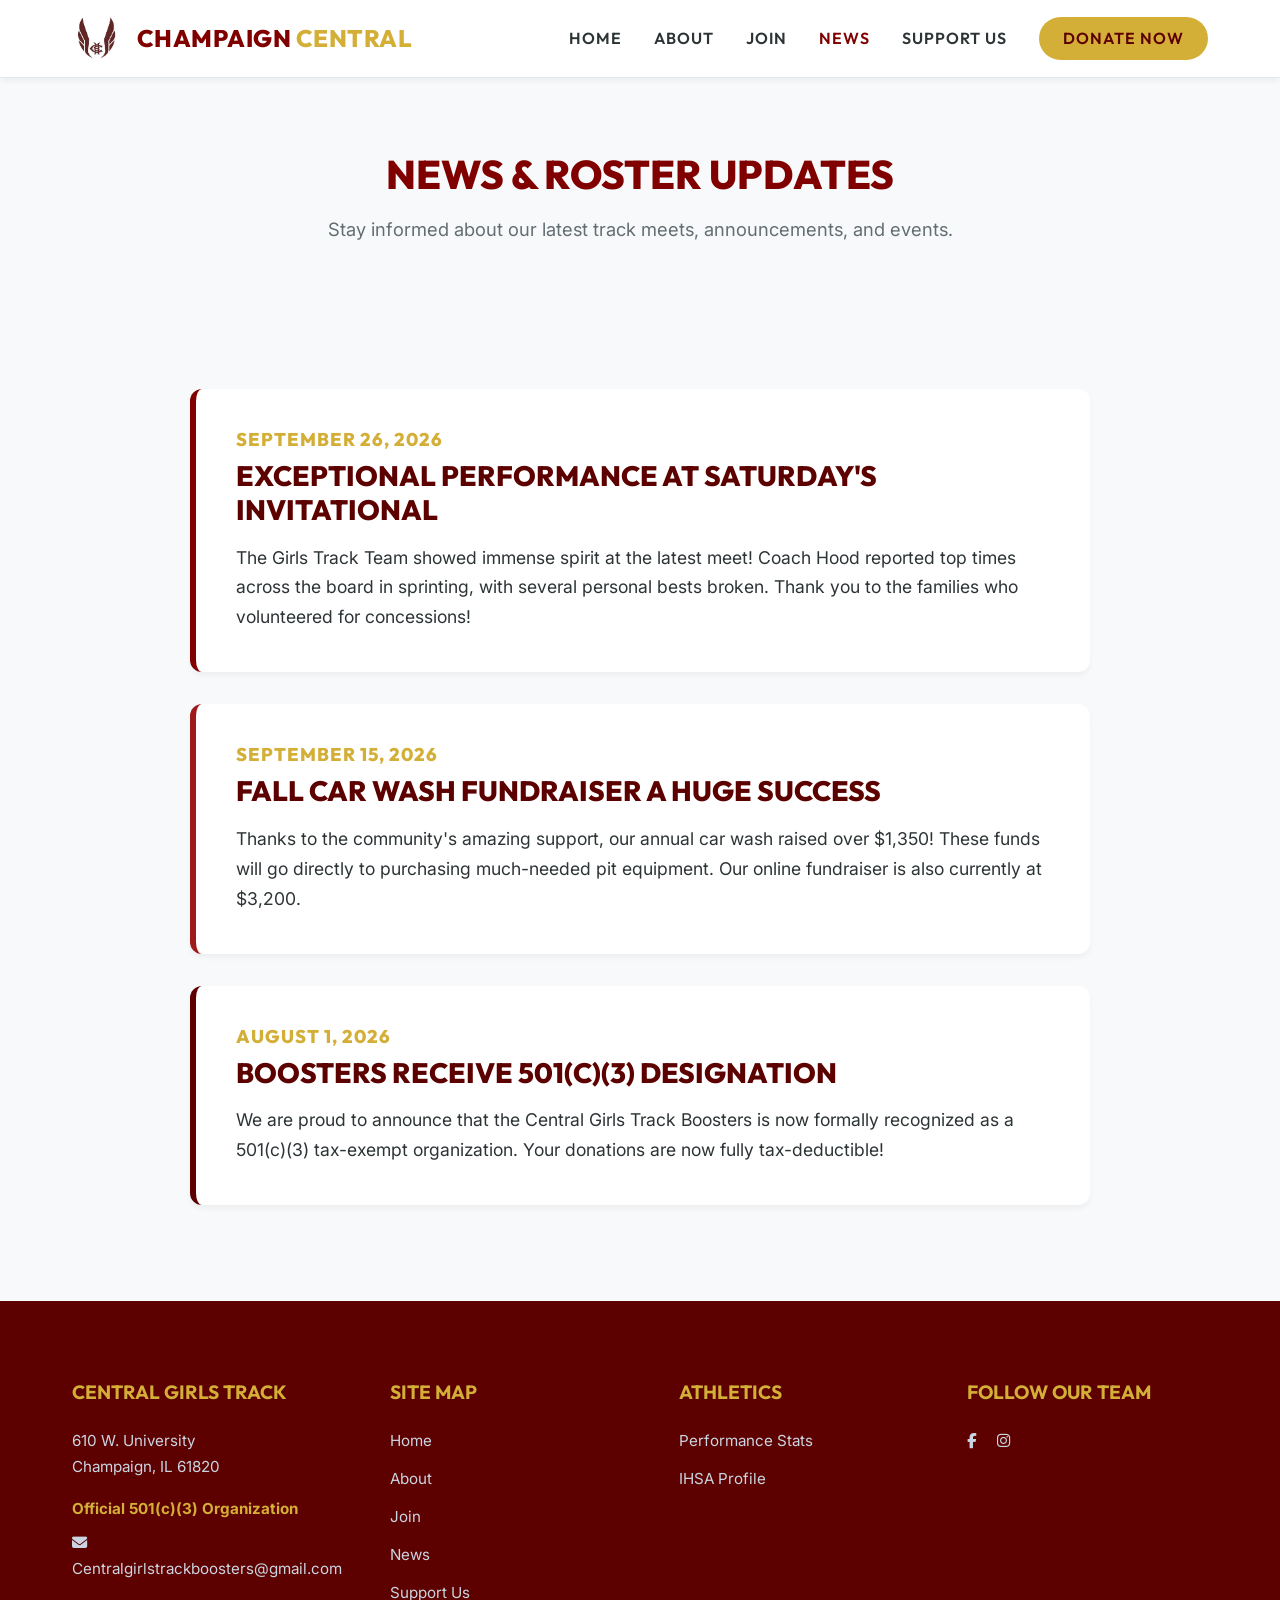
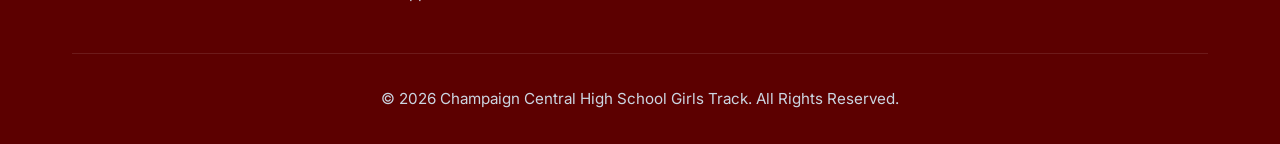
<file: updates.html>
<!DOCTYPE html>
<html lang="en">

<head>
    <meta charset="UTF-8">
    <meta name="viewport" content="width=device-width, initial-scale=1.0">
    <title>News | Central Girls Track</title>
    <link rel="stylesheet" href="css/styles.css">
    <link rel="stylesheet" href="https://cdnjs.cloudflare.com/ajax/libs/font-awesome/6.4.0/css/all.min.css">
</head>

<body style="background: var(--bg-color);">

    <nav class="navbar">
        <div class="container">
            <a href="index.html" class="nav-brand">
                <img src="assets/logo.png" alt="Central Girls Track" onerror="this.style.display='none'">
                <span>CHAMPAIGN <span>CENTRAL</span></span>
            </a>
            <div class="nav-links">
                <a href="index.html">Home</a>
                <a href="about.html">About</a>
                <a href="join.html">Join</a>
                <a href="updates.html">News</a>
                <a href="support.html">Support Us</a>
                <a href="donate.html" class="nav-donate text-light">Donate Now</a>
            </div>
        </div>
    </nav>

    <header class="section" style="padding-top: 150px; background: var(--bg-color);">
        <div class="container text-center">
            <h1 class="section-title text-primary">NEWS & ROSTER UPDATES</h1>
            <p class="section-subtitle">Stay informed about our latest track meets, announcements, and events.</p>
        </div>
    </header>

    <section class="section" style="padding-top: 0;">
        <div class="container">
            <!-- Feed Style -->
            <div style="display: flex; flex-direction: column; gap: 2rem; max-width: 900px; margin: 0 auto;">

                <div
                    style="display: flex; gap: 2rem; background: var(--surface); padding: 2.5rem; border-radius: var(--radius); box-shadow: var(--shadow-sm); border-left: 6px solid var(--primary);">
                    <div>
                        <h4
                            style="font-family: 'Outfit', sans-serif; font-size: 1.15rem; color: var(--accent); margin-bottom: 0.5rem; letter-spacing: 1px;">
                            SEPTEMBER 26, 2026</h4>
                        <h2 style="font-size: 1.75rem; color: var(--primary-dark); margin-bottom: 1rem;">EXCEPTIONAL
                            PERFORMANCE AT SATURDAY'S INVITATIONAL</h2>
                        <p style="color: var(--text-main); font-size: 1.1rem;">The Girls Track Team showed immense
                            spirit at the latest meet! Coach Hood reported top times across the board in sprinting, with
                            several personal bests broken. Thank you to the families who volunteered for concessions!
                        </p>
                    </div>
                </div>

                <div
                    style="display: flex; gap: 2rem; background: var(--surface); padding: 2.5rem; border-radius: var(--radius); box-shadow: var(--shadow-sm); border-left: 6px solid var(--primary-light);">
                    <div>
                        <h4
                            style="font-family: 'Outfit', sans-serif; font-size: 1.15rem; color: var(--accent); margin-bottom: 0.5rem; letter-spacing: 1px;">
                            SEPTEMBER 15, 2026</h4>
                        <h2 style="font-size: 1.75rem; color: var(--primary-dark); margin-bottom: 1rem;">FALL CAR WASH
                            FUNDRAISER A HUGE SUCCESS</h2>
                        <p style="color: var(--text-main); font-size: 1.1rem;">Thanks to the community's amazing
                            support, our annual car wash raised over $1,350! These funds will go directly to purchasing
                            much-needed pit equipment. Our online fundraiser is also currently at $3,200.</p>
                    </div>
                </div>

                <div
                    style="display: flex; gap: 2rem; background: var(--surface); padding: 2.5rem; border-radius: var(--radius); box-shadow: var(--shadow-sm); border-left: 6px solid var(--primary-dark);">
                    <div>
                        <h4
                            style="font-family: 'Outfit', sans-serif; font-size: 1.15rem; color: var(--accent); margin-bottom: 0.5rem; letter-spacing: 1px;">
                            AUGUST 1, 2026</h4>
                        <h2 style="font-size: 1.75rem; color: var(--primary-dark); margin-bottom: 1rem;">BOOSTERS
                            RECEIVE 501(C)(3) DESIGNATION</h2>
                        <p style="color: var(--text-main); font-size: 1.1rem;">We are proud to announce that the Central
                            Girls Track Boosters is now formally recognized as a 501(c)(3) tax-exempt organization. Your
                            donations are now fully tax-deductible!</p>
                    </div>
                </div>

            </div>
        </div>
    </section>

    <!-- Global Footer -->
    <!-- Global Footer -->
    <!-- Global Footer -->
    <!-- Global Footer -->
    <footer class="footer">
        <div class="container">
            <div class="footer-grid">
                <div>
                    <h3>CENTRAL GIRLS TRACK</h3>
                    <p>610 W. University<br>Champaign, IL 61820</p>
                    <p style="margin-top:1rem; color:var(--accent); font-weight:bold;">Official 501(c)(3) Organization</p>
                    <p style="margin-top:0.5rem;"><a href="mailto:Centralgirlstrackboosters@gmail.com"><i class="fa-solid fa-envelope"></i> Centralgirlstrackboosters@gmail.com</a></p>
                </div>
                <div>
                    <h3>SITE MAP</h3>
                    <div class="footer-links">
                        <a href="index.html">Home</a>
                        <a href="about.html">About</a>
                        <a href="join.html">Join</a>
                        <a href="updates.html">News</a>
                        <a href="support.html">Support Us</a>
                    </div>
                </div>
                <div>
                    <h3>ATHLETICS</h3>
                    <div class="footer-links">
                        <a href="https://www.athletic.net/team/19700/track-and-field-outdoor/2026" target="_blank">Performance Stats</a>
                        <a href="https://www.ihsa.org/schools/trends/school/0324" target="_blank">IHSA Profile</a>
                    </div>
                </div>
                <div>
                    <h3>FOLLOW OUR TEAM</h3>
                    <div class="footer-links" style="display:flex; flex-direction:row; gap:1.25rem; font-size:1.5rem; margin-top:0.5rem;">
                        <a href="https://www.facebook.com/runningmaroons/" target="_blank" aria-label="Facebook"><i class="fa-brands fa-facebook-f"></i></a>
                        <a href="https://www.instagram.com/runningmaroons/" target="_blank" aria-label="Instagram"><i class="fa-brands fa-instagram"></i></a>
                    </div>
                </div>
            </div>
            <div class="footer-bottom">
                <p>&copy; 2026 Champaign Central High School Girls Track. All Rights Reserved.</p>
            </div>
        </div>
    </footer>
    <script src="js/main.js"></script>
</body>
</html>
</file>
<file: css/styles.css>
@import url('https://fonts.googleapis.com/css2?family=Outfit:wght@300;400;600;700;800&family=Inter:wght@400;500;600&display=swap');

:root {
  --primary: #800000;
  /* Core Maroon */
  --primary-light: #9e1b1b;
  --primary-dark: #5c0000;
  --accent: #D4AF37;
  /* Gold */
  --bg-color: #f8f9fa;
  /* Very light gray background */
  --surface: #ffffff;
  /* White cards */
  --text-main: #2d3436;
  /* Soft dark gray for reading */
  --text-muted: #636e72;
  --text-light: #ffffff;
  --border: #e2e8f0;
  --shadow-sm: 0 4px 6px -1px rgba(0, 0, 0, 0.05);
  --shadow-md: 0 10px 15px -3px rgba(0, 0, 0, 0.05);
  --shadow-lg: 0 20px 25px -5px rgba(128, 0, 0, 0.1);
  --radius: 12px;
  --radius-lg: 24px;
  --transition: all 0.3s ease;
}

* {
  margin: 0;
  padding: 0;
  box-sizing: border-box;
}

body {
  font-family: 'Inter', sans-serif;
  color: var(--text-main);
  background: var(--bg-color);
  line-height: 1.7;
}

h1,
h2,
h3,
h4,
h5,
h6 {
  font-family: 'Outfit', sans-serif;
  font-weight: 800;
  line-height: 1.2;
  color: var(--primary-dark);
}

a {
  text-decoration: none;
  color: inherit;
  transition: var(--transition);
}

.container {
  width: 100%;
  max-width: 1200px;
  margin: 0 auto;
  padding: 0 2rem;
}

.text-center {
  text-align: center;
}

.text-primary {
  color: var(--primary) !important;
}

.text-accent {
  color: var(--accent) !important;
}

/* Buttons */
.btn {
  display: inline-flex;
  align-items: center;
  justify-content: center;
  padding: 0.8rem 2rem;
  background: var(--primary);
  color: var(--text-light);
  font-family: 'Outfit', sans-serif;
  font-size: 1.1rem;
  font-weight: 600;
  border-radius: 50px;
  text-decoration: none;
  border: 2px solid var(--primary);
  box-shadow: var(--shadow-md);
  transition: var(--transition);
  cursor: pointer;
}

.btn:hover {
  background: var(--primary-light);
  border-color: var(--primary-light);
  transform: translateY(-2px);
  box-shadow: var(--shadow-lg);
  color: var(--text-light);
}

.btn-secondary {
  background: transparent;
  color: var(--primary);
}

.btn-secondary:hover {
  background: var(--primary);
  color: var(--text-light);
}

/* Navbar */
.navbar {
  position: fixed;
  top: 0;
  width: 100%;
  z-index: 1000;
  padding: 1rem 0;
  background: rgba(255, 255, 255, 0.95);
  backdrop-filter: blur(10px);
  box-shadow: var(--shadow-sm);
  border-bottom: 1px solid var(--border);
}

.navbar .container {
  display: flex;
  justify-content: space-between;
  align-items: center;
}

.nav-brand {
  display: flex;
  align-items: center;
  gap: 1rem;
}

.nav-brand img {
  height: 45px;
}

.nav-brand span {
  font-family: 'Outfit', sans-serif;
  font-size: 1.5rem;
  color: var(--primary);
  font-weight: 800;
  line-height: 1.1;
  letter-spacing: 0.5px;
}

.nav-brand span span {
  color: var(--accent);
}

.nav-links {
  display: flex;
  gap: 2rem;
  align-items: center;
}

.nav-links a {
  color: var(--text-main);
  font-family: 'Outfit', sans-serif;
  font-weight: 600;
  font-size: 1rem;
  text-transform: uppercase;
  letter-spacing: 1px;
}

.nav-links a.active,
.nav-links a:hover {
  color: var(--primary);
}

.nav-donate {
  background: var(--accent) !important;
  color: var(--primary-dark) !important;
  padding: 0.5rem 1.5rem;
  border-radius: 50px;
}

.nav-donate:hover {
  background: #e5c158 !important;
  transform: scale(1.05);
}

/* Hero */
.hero {
  position: relative;
  min-height: 90vh;
  display: flex;
  align-items: center;
  padding-top: 80px;
  background: #000;
  overflow: hidden;
}

.hero-bg {
  position: absolute;
  top: 0;
  left: 0;
  width: 100%;
  height: 100%;
  object-fit: cover;
  object-position: center 20%;
  /* Show more of the top/upper body */
  opacity: 0.65;
}

.hero-overlay {
  position: absolute;
  top: 0;
  left: 0;
  width: 100%;
  height: 100%;
  background: linear-gradient(to right, rgba(0, 0, 0, 0.9) 0%, rgba(0, 0, 0, 0.1) 100%);
  z-index: 1;
}

.hero-content {
  position: relative;
  z-index: 2;
  max-width: 800px;
  color: var(--text-light);
  padding: 0;
}

.title-massive {
  font-size: clamp(3rem, 6vw, 4.5rem);
  font-weight: 800;
  color: var(--text-light);
  margin-bottom: 1rem;
}

.hero p {
  font-size: 1.25rem;
  color: #e2e8f0;
  margin-bottom: 2rem;
  font-weight: 400;
}

/* Sections */
.section {
  padding: 6rem 0;
}

.section-title {
  font-size: 2.5rem;
  margin-bottom: 1rem;
  color: var(--primary-dark);
}

.section-subtitle {
  font-size: 1.15rem;
  color: var(--text-muted);
  max-width: 700px;
  margin: 0 auto 3rem;
}

/* Cards Grid */
.grid-3 {
  display: grid;
  grid-template-columns: repeat(auto-fit, minmax(300px, 1fr));
  gap: 2rem;
}

.card {
  background: var(--surface);
  border-radius: var(--radius);
  padding: 2.5rem;
  box-shadow: var(--shadow-sm);
  border: 1px solid var(--border);
  transition: var(--transition);
  text-align: center;
}

.card:hover {
  transform: translateY(-5px);
  box-shadow: var(--shadow-md);
  border-color: var(--accent);
}

.card i {
  font-size: 2.5rem;
  color: var(--primary);
  margin-bottom: 1.5rem;
}

.card h3 {
  font-size: 1.5rem;
  margin-bottom: 0.5rem;
}

.card p {
  color: var(--text-muted);
}

/* Image Split Layout */
.split-section {
  display: grid;
  grid-template-columns: 1fr 1fr;
  gap: 4rem;
  align-items: center;
}

.split-image img {
  width: 100%;
  height: auto;
  border-radius: var(--radius-lg);
  box-shadow: var(--shadow-lg);
  border: 4px solid var(--surface);
}

/* Footer */
.footer {
  background: var(--primary-dark);
  color: #e2e8f0;
  padding: 5rem 0 2rem;
}

.footer h3 {
  color: var(--accent);
  font-size: 1.2rem;
  margin-bottom: 1.5rem;
  font-weight: 700;
}

.footer-grid {
  display: grid;
  grid-template-columns: repeat(4, 1fr);
  gap: 3rem;
  margin-bottom: 3rem;
}

.footer p,
.footer a {
  color: #cbd5e1;
  font-size: 0.95rem;
}

.footer a:hover {
  color: var(--text-light);
}

.footer-links {
  display: flex;
  flex-direction: column;
  gap: 0.75rem;
}

.footer-bottom {
  text-align: center;
  padding-top: 2rem;
  border-top: 1px solid rgba(255, 255, 255, 0.1);
}

@media (max-width: 800px) {
  .split-section {
    grid-template-columns: 1fr;
  }

  .footer-grid {
    grid-template-columns: 1fr 1fr;
  }

  .nav-links {
    display: none;
  }
}
</file>
